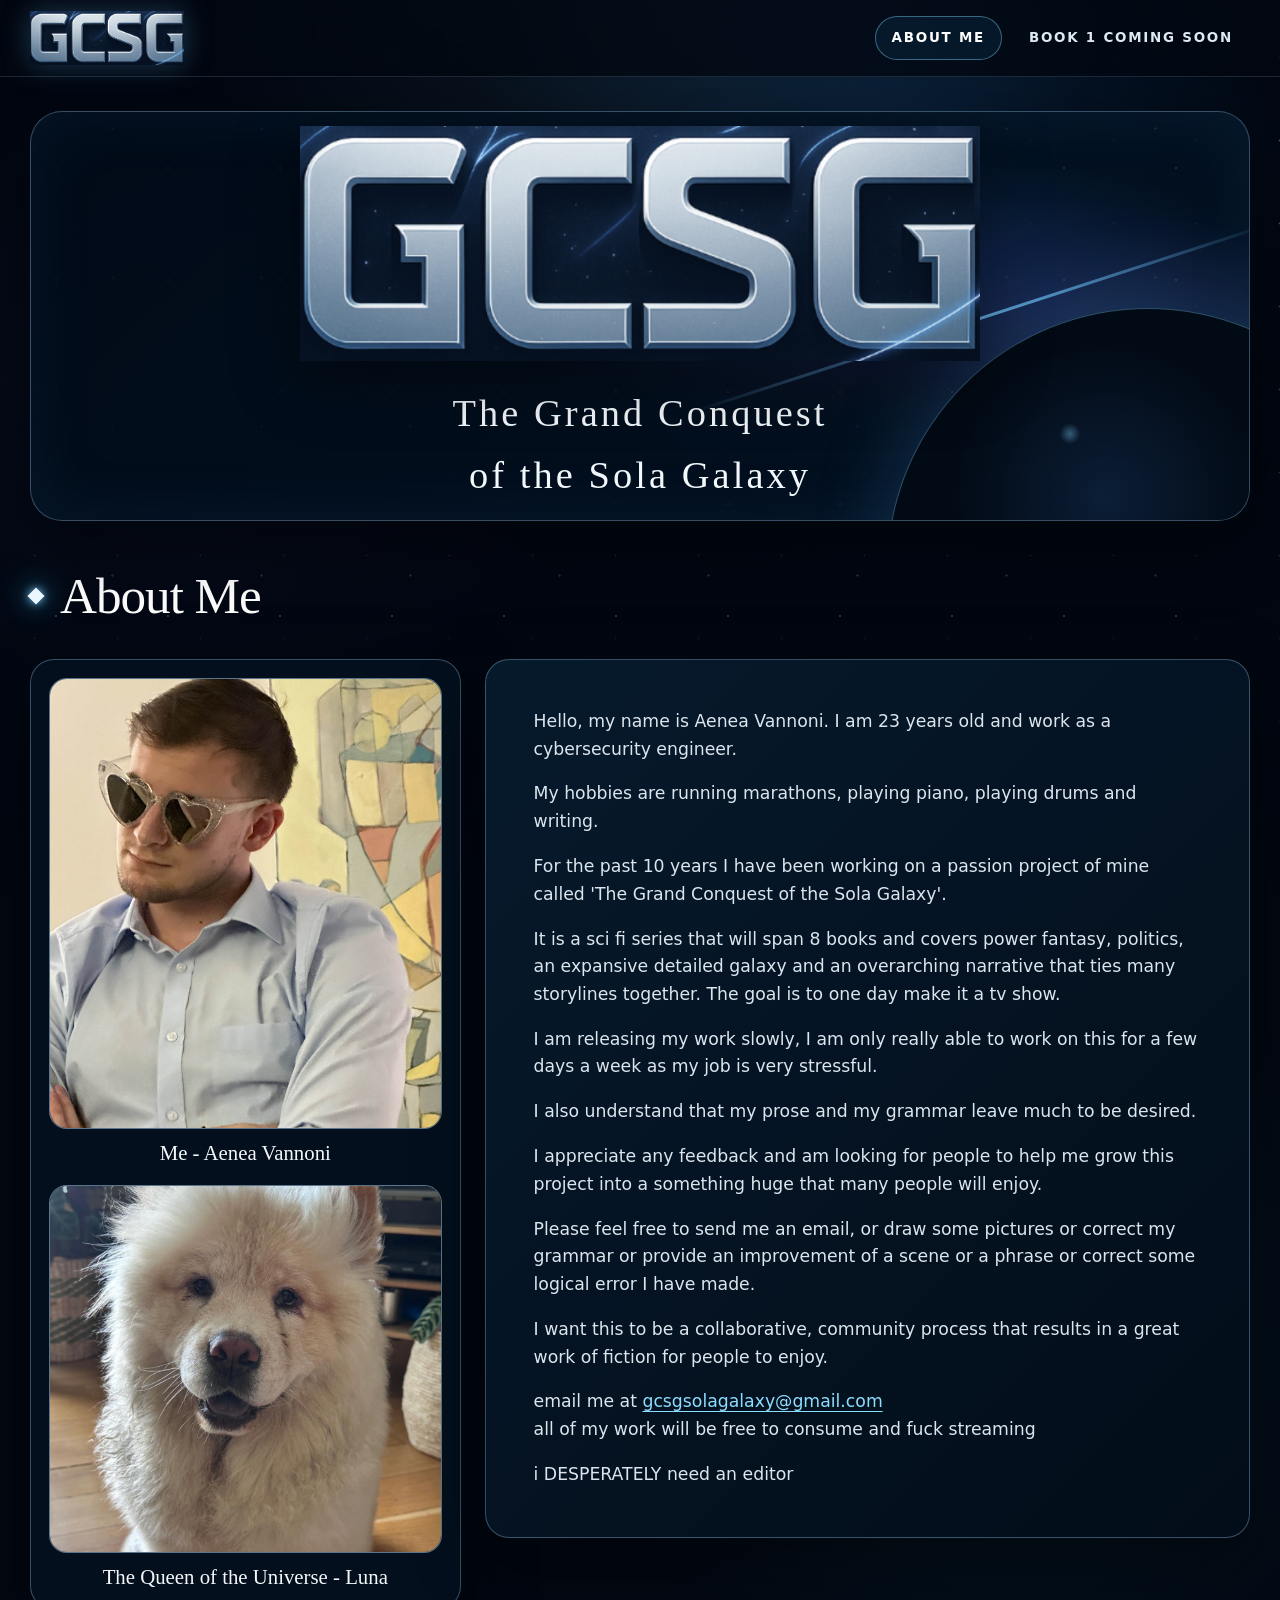
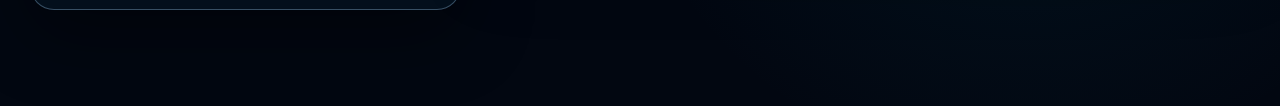
<file: index.html>
<!doctype html>
<html lang="en">
<head>
  <meta charset="utf-8">
  <meta name="viewport" content="width=device-width, initial-scale=1">
  <meta name="theme-color" content="#020711">
  <title>GCSG | About Me</title>
  <link rel="icon" type="image/x-icon" href="solagalaxy_favicon.ico">
  <link rel="stylesheet" href="styles.css">
  <script src="script.js" defer></script>
</head>
<body>
  <a class="skip-link" href="#main-content">Skip to content</a>

  <header class="site-header">
    <div class="nav-shell">
      <a class="brand-link" href="index.html" aria-label="GCSG About Me">
        <img src="assets/gcsg-logo.png" alt="GCSG">
      </a>

      <button class="menu-toggle" type="button" aria-label="Open navigation" aria-controls="site-navigation" aria-expanded="false">
        <span></span>
        <span></span>
        <span></span>
      </button>
      <nav class="site-nav" id="site-navigation" aria-label="Primary navigation" data-open="false">
        <a href="index.html" aria-current="page">About Me</a>
        <a href="book1.html">Book 1 coming soon</a>
      </nav>
    </div>
  </header>

  <main id="main-content">
    <section class="hero" aria-labelledby="site-title">
      <div class="hero-brand">
        <img src="assets/gcsg-logo.png" alt="GCSG">
        <h1 class="hero-title" id="site-title">The Grand Conquest of the Sola Galaxy</h1>
      </div>
    </section>

    <section class="section" aria-labelledby="about-heading">
      <h2 class="section-heading" id="about-heading">About Me</h2>

      <div class="about-layout">
        <div class="photo-stack">
          <figure class="profile-figure">
            <img src="assets/aenea-profile.jpg" alt="Aenea Vannoni wearing sunglasses and a light blue shirt">
            <figcaption>Me - Aenea Vannoni</figcaption>
          </figure>

          <figure class="profile-figure luna">
            <img src="assets/luna-profile.png" alt="Luna, a fluffy white dog">
            <figcaption>The Queen of the Universe - Luna</figcaption>
          </figure>
        </div>

        <article class="about-copy">
          <p>Hello, my name is Aenea Vannoni. I am 23 years old and work as a cybersecurity engineer.</p>

          <p>My hobbies are running marathons, playing piano, playing drums and writing.</p>

          <p>For the past 10 years I have been working on a passion project of mine called 'The Grand Conquest of the Sola Galaxy'.</p>

          <p>It is a sci fi series that will span 8 books and covers power fantasy, politics, an expansive detailed galaxy and an overarching narrative that ties many storylines together. The goal is to one day make it a tv show.</p>

          <p>I am releasing my work slowly, I am only really able to work on this for a few days a week as my job is very stressful.</p>

          <p>I also understand that my prose and my grammar leave much to be desired.</p>

          <p>I appreciate any feedback and am looking for people to help me grow this project into a something huge that many people will enjoy.</p>

          <p>Please feel free to send me an email, or draw some pictures or correct my grammar or provide an improvement of a scene or a phrase or correct some logical error I have made.</p>

          <p>I want this to be a collaborative, community process that results in a great work of fiction for people to enjoy.</p>

          <p>email me at <a href="mailto:gcsgsolagalaxy@gmail.com">gcsgsolagalaxy@gmail.com</a><br>
          all of my work will be free to consume and fuck streaming</p>

          <p class="editor-callout">i DESPERATELY need an editor</p>
        </article>
      </div>
    </section>

    <div class="footer-space" aria-hidden="true"></div>
  </main>
</body>
</html>
</file>
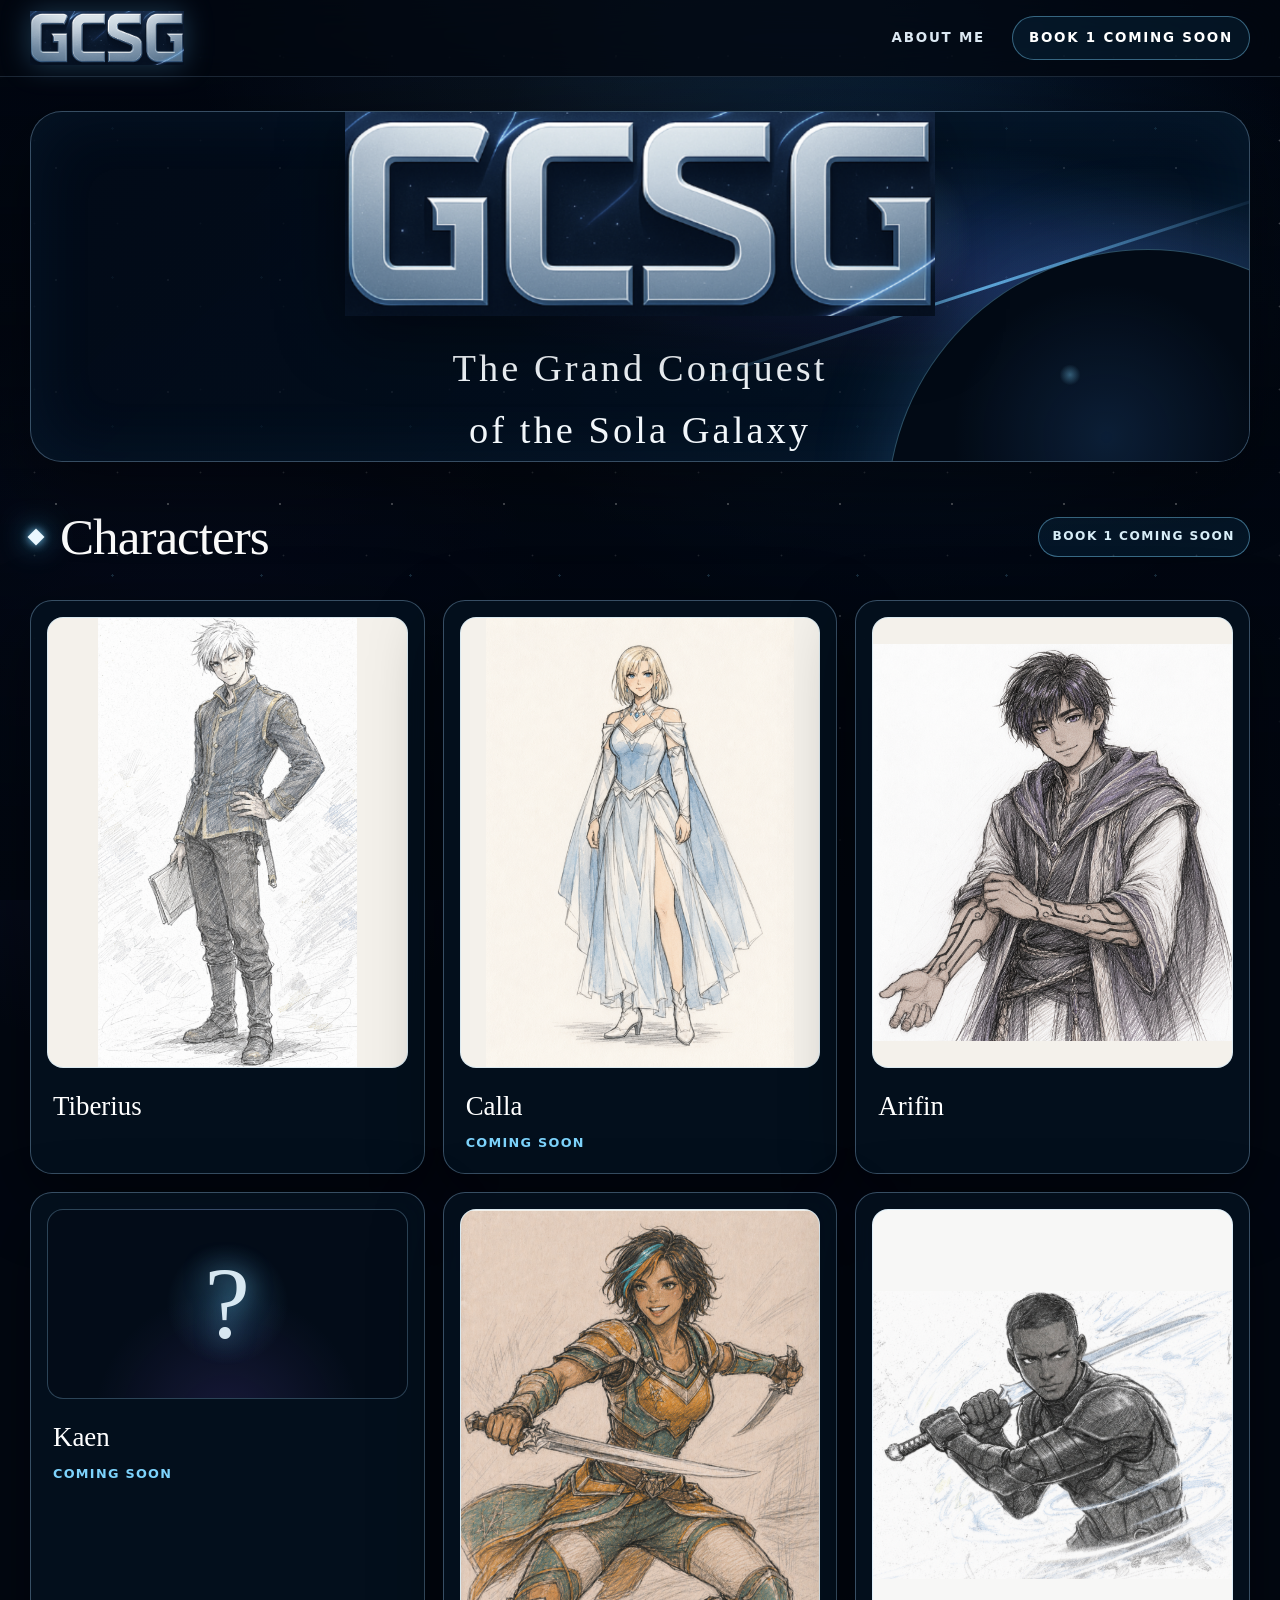
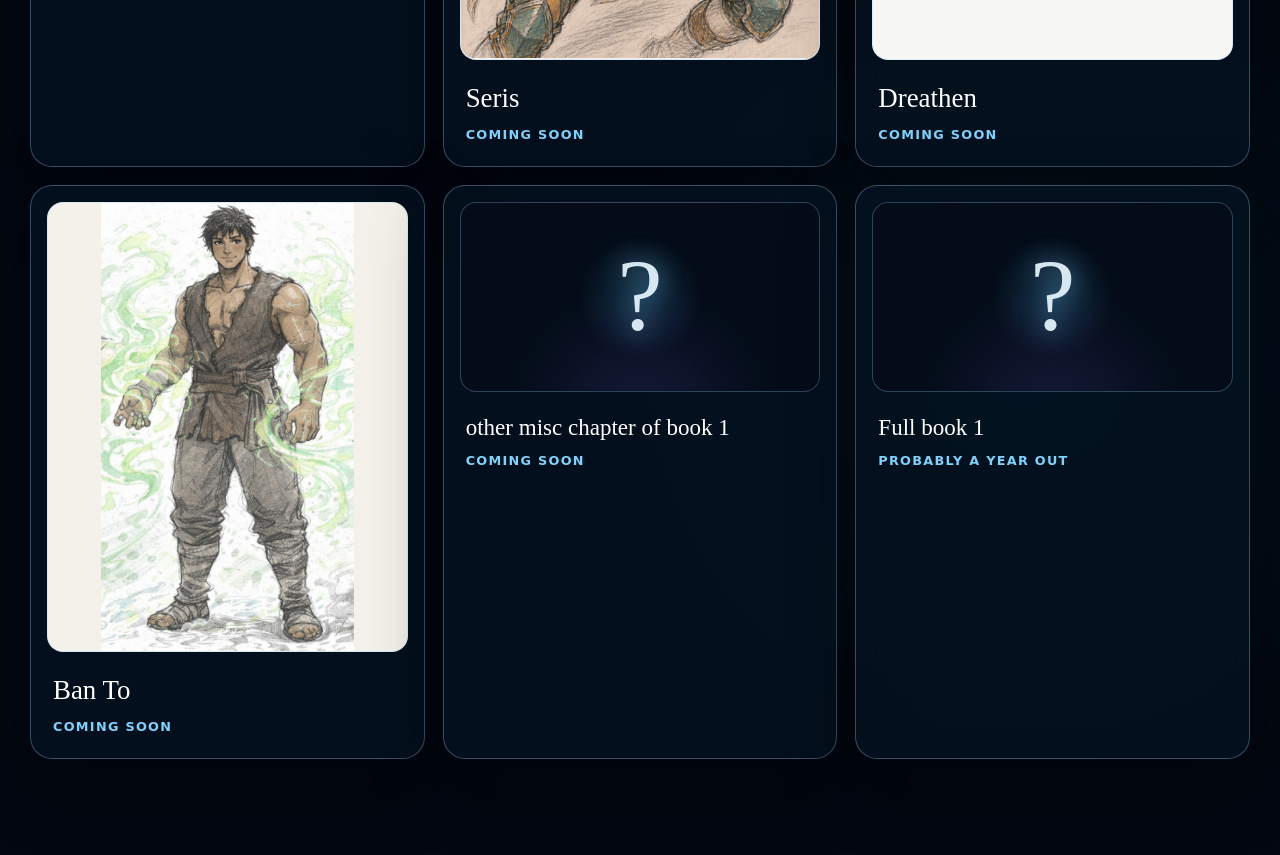
<file: book1.html>
<!DOCTYPE html>

<html lang="en">
<head>
<meta charset="utf-8"/>
<meta content="width=device-width, initial-scale=1" name="viewport"/>
<meta content="#020711" name="theme-color"/>
<title>GCSG | Book 1</title>
<link href="solagalaxy_favicon.ico" rel="icon" type="image/x-icon"/>
<link href="styles.css" rel="stylesheet"/>
<script defer="" src="script.js"></script>
</head>
<body class="characters-page book-page">
<a class="skip-link" href="#main-content">Skip to content</a>
<header class="site-header">
<div class="nav-shell">
<a aria-label="GCSG About Me" class="brand-link" href="index.html">
<img alt="GCSG" src="assets/gcsg-logo.png"/>
</a>
<button aria-controls="site-navigation" aria-expanded="false" aria-label="Open navigation" class="menu-toggle" type="button">
<span></span>
<span></span>
<span></span>
</button>
<nav aria-label="Primary navigation" class="site-nav" data-open="false" id="site-navigation">
<a href="index.html">About Me</a>
<a aria-current="page" href="book1.html">Book 1 coming soon</a>
</nav>
</div>
</header>
<main id="main-content">
<section aria-labelledby="site-title" class="hero">
<div class="hero-brand">
<img alt="GCSG" src="assets/gcsg-logo.png"/>
<h1 class="hero-title" id="site-title">The Grand Conquest of the Sola Galaxy</h1>
</div>
</section>
<section aria-labelledby="characters-heading" class="section" id="characters">
<div class="book-section-heading">
<h2 class="section-heading" id="characters-heading">Characters</h2>
<span class="coming-soon-label">Book 1 coming soon</span>
</div>
<div class="character-grid">
<a aria-label="Tiberius" class="character-card link-card" href="tiberius.html">
<img alt="Tiberius character artwork" class="character-image" src="assets/tiberius.png"/>
<div class="character-meta">
<h2>Tiberius</h2>
</div>
</a>
<article class="character-card">
<img alt="Calla character artwork" class="character-image" src="assets/calla.png"/>
<div class="character-meta">
<h2>Calla</h2>
<p>coming soon</p>
</div>
</article>
<a aria-label="Arifin" class="character-card link-card" href="arifin.html"><img alt="Arifin character artwork" class="character-image" src="assets/arifin.png"/><div class="character-meta"><h2>Arifin</h2></div></a>
<article class="character-card">
<div aria-hidden="true" class="character-placeholder">?</div>
<div class="character-meta">
<h2>Kaen</h2>
<p>coming soon</p>
</div>
</article>
<article class="character-card">
<img alt="Seris character artwork" class="character-image" src="assets/seris.png"/>
<div class="character-meta">
<h2>Seris</h2>
<p>coming soon</p>
</div>
</article>
<article class="character-card">
<img alt="Dreathen character artwork" class="character-image character-image-landscape" src="assets/dreathen.png"/>
<div class="character-meta">
<h2>Dreathen</h2>
<p>coming soon</p>
</div>
</article>
<article class="character-card">
<img alt="Ban To character artwork" class="character-image" src="assets/banto.png"/>
<div class="character-meta">
<h2>Ban To</h2>
<p>coming soon</p>
</div>
</article>
<article class="character-card long-card">
<div aria-hidden="true" class="character-placeholder">?</div>
<div class="character-meta">
<h2>other misc chapter of book 1</h2>
<p>coming soon</p>
</div>
</article>
<article class="character-card long-card">
<div aria-hidden="true" class="character-placeholder">?</div>
<div class="character-meta">
<h2>Full book 1</h2>
<p>probably a year out</p>
</div>
</article>
</div>
</section>
<div aria-hidden="true" class="footer-space"></div>
</main>
</body>
</html>
</file>
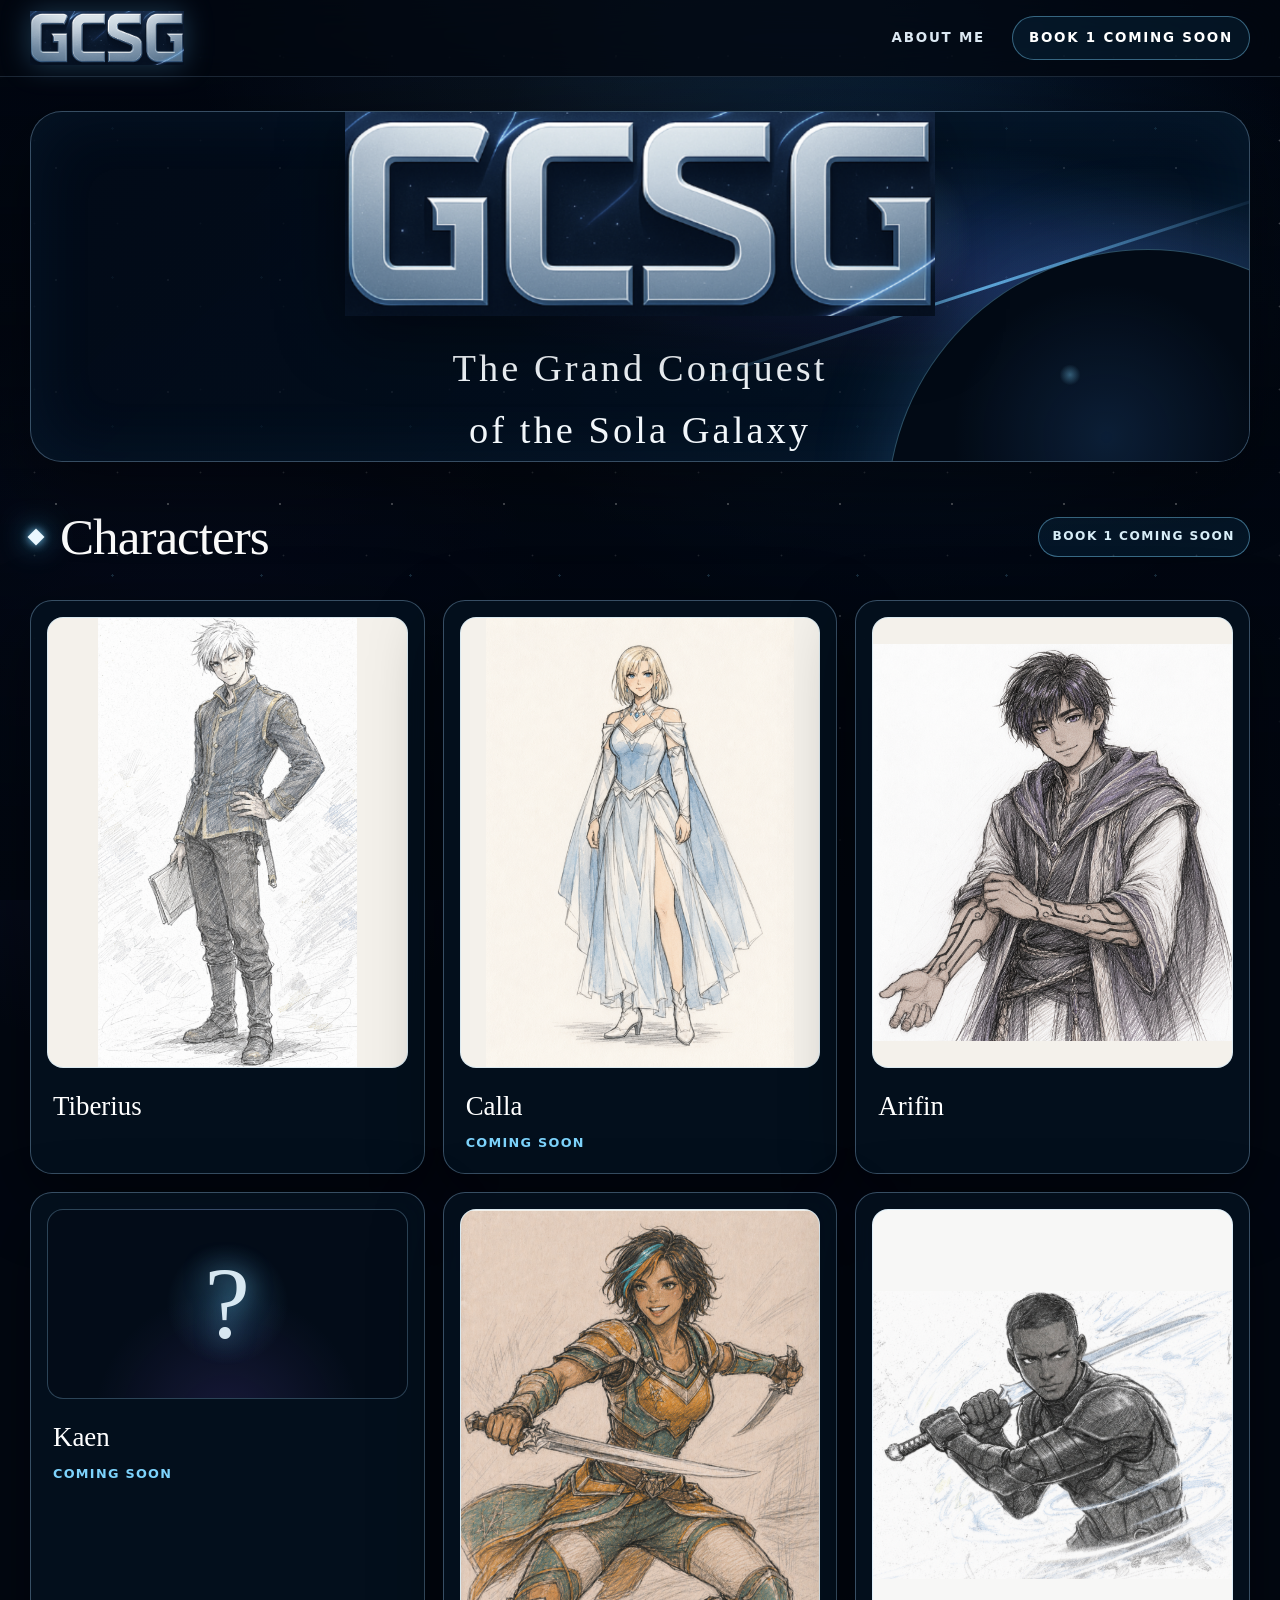
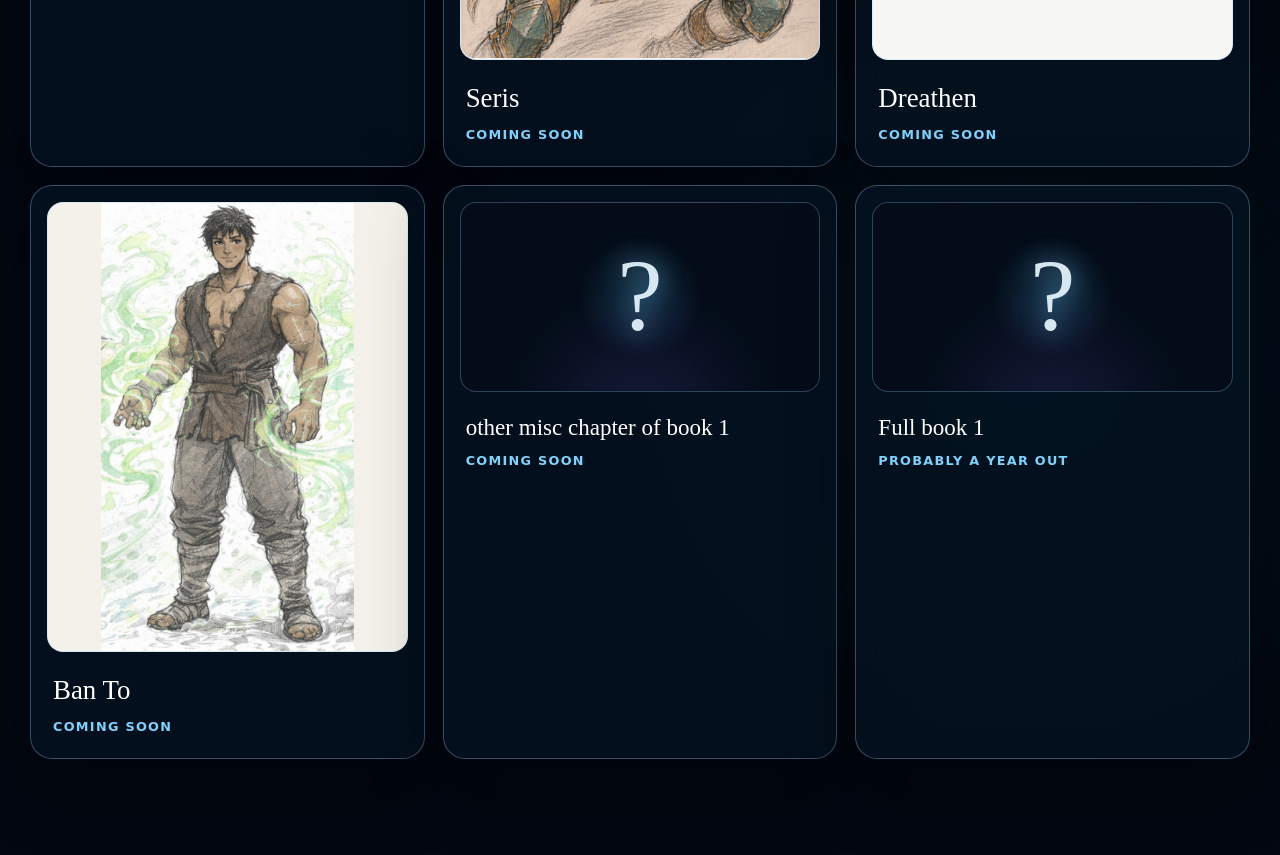
<file: characters.html>
<!doctype html>
<html lang="en">
<head>
  <meta charset="utf-8">
  <meta name="viewport" content="width=device-width, initial-scale=1">
  <meta http-equiv="refresh" content="0; url=book1.html#characters">
  <title>GCSG | Characters</title>
  <link rel="canonical" href="book1.html#characters">
  <script>window.location.replace('book1.html#characters');</script>
</head>
<body></body>
</html>
</file>
<file: styles.css>
:root {
  color-scheme: dark;
  --bg: #020711;
  --bg-soft: #071321;
  --panel: rgba(5, 18, 33, 0.78);
  --panel-strong: rgba(4, 14, 27, 0.94);
  --line: rgba(157, 202, 238, 0.34);
  --line-strong: rgba(122, 202, 255, 0.78);
  --text: #f4f8fc;
  --muted: #b9c7d5;
  --accent: #7dd3fc;
  --accent-strong: #38bdf8;
  --radius: 24px;
  --shadow: 0 24px 70px rgba(0, 0, 0, 0.42);
  --content: 1220px;
}

* {
  box-sizing: border-box;
}

html {
  scroll-behavior: smooth;
}

body {
  min-width: 320px;
  margin: 0;
  color: var(--text);
  background:
    radial-gradient(circle at 70% 10%, rgba(27, 113, 193, 0.24), transparent 26rem),
    radial-gradient(circle at 14% 28%, rgba(63, 74, 177, 0.16), transparent 24rem),
    radial-gradient(circle at 80% 80%, rgba(14, 116, 144, 0.13), transparent 26rem),
    var(--bg);
  font-family: Inter, ui-sans-serif, system-ui, -apple-system, BlinkMacSystemFont, "Segoe UI", sans-serif;
  line-height: 1.6;
}

body::before,
body::after {
  position: fixed;
  inset: 0;
  z-index: -2;
  pointer-events: none;
  content: "";
}

body::before {
  opacity: 0.9;
  background-image:
    radial-gradient(circle, rgba(255,255,255,.85) 0 1px, transparent 1.3px),
    radial-gradient(circle, rgba(125,211,252,.72) 0 1px, transparent 1.4px),
    radial-gradient(circle, rgba(255,255,255,.45) 0 .8px, transparent 1.1px);
  background-position: 0 0, 38px 54px, 76px 16px;
  background-size: 112px 112px, 149px 149px, 83px 83px;
}

body::after {
  z-index: -1;
  background:
    linear-gradient(180deg, rgba(2, 7, 17, 0.04), rgba(2, 7, 17, 0.84) 74%, #020711),
    radial-gradient(ellipse at 50% -20%, rgba(125, 211, 252, 0.11), transparent 52%);
}

img {
  max-width: 100%;
  display: block;
}

a {
  color: inherit;
}

.skip-link {
  position: fixed;
  top: 12px;
  left: 12px;
  z-index: 100;
  padding: 10px 14px;
  color: #00111d;
  background: #dff6ff;
  border-radius: 10px;
  transform: translateY(-160%);
  transition: transform 160ms ease;
}

.skip-link:focus {
  transform: translateY(0);
}

.site-header {
  position: sticky;
  top: 0;
  z-index: 50;
  border-bottom: 1px solid rgba(161, 207, 239, 0.16);
  background: rgba(2, 7, 17, 0.76);
  backdrop-filter: blur(18px);
}

.nav-shell {
  width: min(calc(100% - 32px), var(--content));
  min-height: 76px;
  margin-inline: auto;
  display: flex;
  align-items: center;
  justify-content: space-between;
  gap: 24px;
}

.brand-link {
  flex: 0 0 auto;
  display: inline-flex;
  align-items: center;
  text-decoration: none;
}

.brand-link img {
  width: 154px;
  height: auto;
  filter: drop-shadow(0 0 14px rgba(104, 195, 255, 0.26));
}

.site-nav {
  display: flex;
  align-items: center;
  gap: 10px;
}

.site-nav a {
  position: relative;
  display: inline-flex;
  align-items: center;
  min-height: 44px;
  padding: 10px 16px;
  color: #dce8f2;
  border: 1px solid transparent;
  border-radius: 999px;
  text-decoration: none;
  font-size: 0.84rem;
  font-weight: 700;
  letter-spacing: 0.13em;
  text-transform: uppercase;
  transition: border-color 160ms ease, background 160ms ease, color 160ms ease;
}

.site-nav a:hover,
.site-nav a:focus-visible,
.site-nav a[aria-current="page"] {
  color: #fff;
  border-color: rgba(125, 211, 252, 0.42);
  background: rgba(34, 123, 181, 0.12);
}

.menu-toggle {
  display: none;
  width: 46px;
  height: 46px;
  padding: 10px;
  color: #eef8ff;
  background: rgba(7, 24, 42, 0.75);
  border: 1px solid var(--line);
  border-radius: 14px;
}

.menu-toggle span {
  display: block;
  width: 100%;
  height: 2px;
  margin: 5px 0;
  background: currentColor;
  border-radius: 10px;
}

main {
  width: min(calc(100% - 32px), var(--content));
  margin-inline: auto;
  padding: 34px 0 72px;
}

.hero {
  position: relative;
  min-height: 410px;
  display: grid;
  place-items: center;
  overflow: hidden;
  border: 1px solid var(--line);
  border-radius: 32px;
  background:
    radial-gradient(circle at 70% 36%, rgba(143, 216, 255, 0.24), transparent 10%),
    radial-gradient(ellipse at 68% 38%, rgba(35, 120, 224, 0.21), transparent 34%),
    radial-gradient(ellipse at 74% 48%, rgba(174, 87, 255, 0.1), transparent 38%),
    linear-gradient(135deg, rgba(2, 11, 24, 0.93), rgba(4, 20, 38, 0.74));
  box-shadow: var(--shadow), inset 0 0 70px rgba(68, 160, 231, 0.08);
  isolation: isolate;
}

.hero::before {
  position: absolute;
  width: 520px;
  height: 520px;
  right: -160px;
  bottom: -310px;
  border: 1px solid rgba(125, 211, 252, 0.34);
  border-radius: 50%;
  background:
    radial-gradient(circle at 35% 24%, rgba(125, 211, 252, 0.38), transparent 2%),
    radial-gradient(circle at 42% 36%, rgba(36, 87, 148, 0.26), transparent 34%),
    #020a15;
  box-shadow: 0 -18px 80px rgba(85, 175, 255, 0.2);
  content: "";
}

.hero::after {
  position: absolute;
  width: 620px;
  height: 3px;
  right: -44px;
  top: 50%;
  background: linear-gradient(90deg, transparent, rgba(112, 201, 255, 0.8), transparent);
  transform: rotate(-18deg);
  filter: blur(0.4px);
  content: "";
}

.hero-brand {
  position: relative;
  z-index: 2;
  width: min(700px, 78%);
  text-align: center;
}

.hero-brand img {
  width: min(680px, 100%);
  margin-inline: auto;
  filter: drop-shadow(0 16px 34px rgba(0, 0, 0, 0.45));
}

.hero-title {
  margin: 22px 0 0;
  color: #f2f7fb;
  font-family: Georgia, "Times New Roman", serif;
  font-size: clamp(1.3rem, 3vw, 2.7rem);
  font-weight: 400;
  letter-spacing: 0.08em;
  text-wrap: balance;
}

.section {
  margin-top: 34px;
}

.section-heading {
  display: flex;
  align-items: center;
  gap: 18px;
  margin: 0 0 22px;
  color: #fff;
  font-family: Georgia, "Times New Roman", serif;
  font-size: clamp(2rem, 4vw, 3.7rem);
  font-weight: 400;
  letter-spacing: -0.02em;
}

.section-heading::before {
  width: 12px;
  height: 12px;
  flex: 0 0 auto;
  background: #eaf7ff;
  box-shadow: 0 0 10px #7dd3fc, 0 0 28px #38bdf8;
  content: "";
  transform: rotate(45deg);
}

.about-layout {
  display: grid;
  grid-template-columns: minmax(260px, 0.72fr) minmax(0, 1.28fr);
  gap: 24px;
  align-items: start;
}

.photo-stack,
.about-copy,
.character-card {
  border: 1px solid var(--line);
  background: var(--panel);
  box-shadow: var(--shadow);
  backdrop-filter: blur(16px);
}

.photo-stack {
  padding: 18px;
  display: grid;
  gap: 18px;
  border-radius: var(--radius);
}

.profile-figure {
  margin: 0;
}

.profile-figure img {
  width: 100%;
  aspect-ratio: 4 / 4.6;
  object-fit: cover;
  object-position: center 24%;
  border: 1px solid rgba(174, 217, 247, 0.5);
  border-radius: 18px;
  background: #07111d;
}

.profile-figure.luna img {
  aspect-ratio: 4 / 3.75;
  object-position: center 28%;
}

.profile-figure figcaption {
  margin-top: 10px;
  color: #f4f7fa;
  font-family: Georgia, "Times New Roman", serif;
  font-size: clamp(1.05rem, 2vw, 1.3rem);
  line-height: 1.35;
  text-align: center;
}

.about-copy {
  padding: clamp(24px, 4vw, 48px);
  border-radius: var(--radius);
  background:
    linear-gradient(135deg, rgba(7, 27, 46, 0.88), rgba(3, 13, 25, 0.92)),
    var(--panel);
}

.about-copy p {
  margin: 0 0 1em;
  color: #dce5ed;
  font-size: clamp(1rem, 1.35vw, 1.1rem);
}

.about-copy p:last-child {
  margin-bottom: 0;
}

.about-copy a {
  color: #8dddff;
  overflow-wrap: anywhere;
  text-decoration-thickness: 1px;
  text-underline-offset: 4px;
}

.characters-page .hero {
  min-height: 280px;
}

.characters-page .hero-brand {
  width: min(590px, 80%);
}

.character-grid {
  display: grid;
  grid-template-columns: repeat(3, minmax(0, 1fr));
  gap: 18px;
}

.character-card {
  min-height: 290px;
  padding: 16px;
  display: flex;
  flex-direction: column;
  border-radius: 22px;
  overflow: hidden;
  text-decoration: none;
  transition: transform 170ms ease, border-color 170ms ease, background 170ms ease;
}

.character-card.link-card:hover,
.character-card.link-card:focus-visible {
  transform: translateY(-4px);
  border-color: var(--line-strong);
  background: rgba(7, 30, 51, 0.9);
  outline: none;
}

.character-placeholder {
  min-height: 190px;
  display: grid;
  place-items: center;
  overflow: hidden;
  color: rgba(231, 246, 255, 0.92);
  border: 1px solid rgba(150, 210, 250, 0.28);
  border-radius: 16px;
  background:
    radial-gradient(circle at 50% 50%, rgba(83, 174, 230, 0.23), transparent 30%),
    radial-gradient(circle at 50% 115%, rgba(104, 79, 190, 0.2), transparent 48%),
    #030c18;
  font-family: Georgia, "Times New Roman", serif;
  font-size: clamp(4.6rem, 8vw, 7rem);
  line-height: 1;
  text-shadow: 0 0 24px rgba(125, 211, 252, 0.55);
}

.character-card.no-image {
  min-height: 290px;
  justify-content: center;
  text-align: center;
  background:
    radial-gradient(circle at 50% 26%, rgba(52, 134, 194, 0.14), transparent 35%),
    var(--panel);
}

.character-meta {
  padding: 17px 6px 4px;
}

.character-meta h2 {
  margin: 0;
  color: #fff;
  font-family: Georgia, "Times New Roman", serif;
  font-size: clamp(1.35rem, 2.1vw, 1.8rem);
  font-weight: 400;
}

.character-meta p {
  margin: 5px 0 0;
  color: var(--accent);
  font-size: 0.8rem;
  font-weight: 700;
  letter-spacing: 0.1em;
  text-transform: uppercase;
}

.long-card .character-meta h2 {
  font-size: clamp(1.12rem, 1.8vw, 1.5rem);
}

.footer-space {
  height: 24px;
}

:focus-visible {
  outline: 3px solid rgba(125, 211, 252, 0.86);
  outline-offset: 4px;
}

@media (max-width: 900px) {
  .about-layout {
    grid-template-columns: 1fr;
  }

  .photo-stack {
    grid-template-columns: repeat(2, minmax(0, 1fr));
  }

  .character-grid {
    grid-template-columns: repeat(2, minmax(0, 1fr));
  }
}

@media (max-width: 680px) {
  .nav-shell {
    min-height: 68px;
  }

  .brand-link img {
    width: 124px;
  }

  .menu-toggle {
    display: block;
  }

  .site-nav {
    position: absolute;
    top: calc(100% + 8px);
    left: 16px;
    right: 16px;
    display: none;
    padding: 10px;
    flex-direction: column;
    align-items: stretch;
    border: 1px solid var(--line);
    border-radius: 18px;
    background: rgba(3, 12, 24, 0.97);
    box-shadow: var(--shadow);
  }

  .site-nav[data-open="true"] {
    display: flex;
  }

  .site-nav a {
    justify-content: center;
  }

  main {
    width: min(calc(100% - 20px), var(--content));
    padding-top: 18px;
  }

  .hero {
    min-height: 300px;
    border-radius: 24px;
  }

  .hero::before {
    width: 370px;
    height: 370px;
    right: -190px;
    bottom: -215px;
  }

  .hero-title {
    margin-top: 14px;
  }

  .section {
    margin-top: 28px;
  }

  .section-heading {
    gap: 13px;
  }

  .photo-stack {
    grid-template-columns: 1fr;
  }

  .profile-figure img,
  .profile-figure.luna img {
    aspect-ratio: 4 / 4.2;
  }

  .about-copy {
    padding: 22px 18px;
  }

  .character-grid {
    grid-template-columns: 1fr;
  }

  .character-card,
  .character-card.no-image {
    min-height: 0;
  }

  .character-placeholder {
    min-height: 172px;
  }
}

@media (prefers-reduced-motion: reduce) {
  *,
  *::before,
  *::after {
    scroll-behavior: auto !important;
    transition-duration: 0.01ms !important;
  }
}


/* Book 1 character gallery */
.book-section-heading {
  display: flex;
  align-items: center;
  justify-content: space-between;
  gap: 20px;
  margin-bottom: 22px;
}

.book-section-heading .section-heading {
  margin-bottom: 0;
}

.coming-soon-label {
  flex: 0 0 auto;
  padding: 9px 14px;
  color: #dff5ff;
  border: 1px solid rgba(125, 211, 252, 0.45);
  border-radius: 999px;
  background: rgba(31, 125, 181, 0.13);
  font-size: 0.76rem;
  font-weight: 800;
  letter-spacing: 0.12em;
  text-transform: uppercase;
}

.character-image {
  width: 100%;
  min-height: 190px;
  aspect-ratio: 4 / 5;
  object-fit: contain;
  object-position: center;
  border: 1px solid rgba(150, 210, 250, 0.28);
  border-radius: 16px;
  background: #f4f1eb;
}

.character-image-landscape {
  background: #f7f7f6;
}

@media (max-width: 680px) {
  .book-section-heading {
    align-items: flex-start;
    flex-direction: column;
    gap: 10px;
  }

  .character-image {
    min-height: 220px;
    aspect-ratio: 4 / 4.7;
  }

}

/* Tiberius reader */
.reader-page main {
  width: min(calc(100% - 32px), 1040px);
}

.reader-hero {
  position: relative;
  padding: clamp(42px, 8vw, 92px) clamp(22px, 7vw, 74px);
  overflow: hidden;
  border: 1px solid var(--line);
  border-radius: 32px;
  background:
    radial-gradient(circle at 78% 25%, rgba(94, 193, 255, 0.24), transparent 8%),
    radial-gradient(ellipse at 74% 30%, rgba(26, 93, 185, 0.28), transparent 34%),
    radial-gradient(ellipse at 15% 88%, rgba(96, 69, 191, 0.16), transparent 40%),
    linear-gradient(135deg, rgba(4, 17, 33, 0.96), rgba(2, 8, 18, 0.88));
  box-shadow: var(--shadow), inset 0 0 80px rgba(83, 177, 245, 0.08);
}

.reader-hero::after {
  position: absolute;
  right: -110px;
  bottom: -235px;
  width: 470px;
  height: 470px;
  border: 1px solid rgba(125, 211, 252, 0.34);
  border-radius: 50%;
  background: radial-gradient(circle at 35% 25%, rgba(135, 220, 255, 0.32), transparent 4%), #030b17;
  box-shadow: 0 -20px 80px rgba(80, 169, 255, 0.2);
  content: "";
}

.reader-kicker,
.reader-hero h1,
.chapter-nav {
  position: relative;
  z-index: 1;
}

.reader-kicker {
  margin: 0 0 8px;
  color: var(--accent);
  font-size: 0.82rem;
  font-weight: 800;
  letter-spacing: 0.18em;
  text-transform: uppercase;
}

.reader-hero h1 {
  max-width: 760px;
  margin: 0;
  font-family: Georgia, "Times New Roman", serif;
  font-size: clamp(2.7rem, 8vw, 6.3rem);
  font-weight: 400;
  line-height: 0.98;
  letter-spacing: -0.045em;
  text-wrap: balance;
}

.chapter-nav {
  margin-top: 34px;
  display: flex;
  flex-wrap: wrap;
  gap: 9px;
}

.chapter-nav a {
  padding: 8px 12px;
  color: #dceaf4;
  border: 1px solid rgba(139, 204, 245, 0.25);
  border-radius: 999px;
  background: rgba(4, 20, 35, 0.58);
  text-decoration: none;
  font-size: 0.83rem;
  transition: border-color 160ms ease, background 160ms ease;
}

.chapter-nav a:hover,
.chapter-nav a:focus-visible {
  border-color: var(--line-strong);
  background: rgba(30, 113, 165, 0.18);
}

.reader-shell {
  margin-top: 28px;
  padding: clamp(24px, 6vw, 72px);
  border: 1px solid var(--line);
  border-radius: 28px;
  background:
    linear-gradient(180deg, rgba(5, 20, 36, 0.92), rgba(3, 11, 22, 0.96)),
    var(--panel-strong);
  box-shadow: var(--shadow);
}

.chapter-section {
  scroll-margin-top: 102px;
}

.chapter-section + .chapter-section {
  margin-top: clamp(70px, 10vw, 118px);
  padding-top: clamp(54px, 8vw, 84px);
  border-top: 1px solid rgba(147, 203, 240, 0.22);
}

.chapter-section h2 {
  margin: 0 0 28px;
  color: #fff;
  font-family: Georgia, "Times New Roman", serif;
  font-size: clamp(2.2rem, 6vw, 4.8rem);
  font-weight: 400;
  line-height: 1.04;
  letter-spacing: -0.035em;
}

.chapter-section h3 {
  margin: 42px 0 20px;
  color: #eef8ff;
  font-family: Georgia, "Times New Roman", serif;
  font-size: clamp(1.8rem, 4vw, 3rem);
  font-weight: 400;
  line-height: 1.16;
}

.chapter-section h4 {
  margin: 30px 0 16px;
  color: #d8f2ff;
  font-size: clamp(1.2rem, 2.6vw, 1.7rem);
  letter-spacing: 0.04em;
}

.chapter-section p {
  max-width: 74ch;
  margin: 0 auto 1.22em;
  color: #dce5ed;
  font-family: Georgia, "Times New Roman", serif;
  font-size: clamp(1.05rem, 1.6vw, 1.2rem);
  line-height: 1.82;
}

.chapter-section .source-line {
  margin: 0 0 34px;
  padding: 14px 17px;
  color: #9edfff;
  border-left: 2px solid var(--accent-strong);
  background: rgba(15, 71, 108, 0.13);
  font-family: Inter, ui-sans-serif, system-ui, sans-serif;
  font-size: 0.93rem;
  line-height: 1.55;
}

.first-chapter > .source-line:first-child {
  margin-top: 0;
}

@media (max-width: 680px) {
  .reader-page main {
    width: min(calc(100% - 20px), 1040px);
  }

  .reader-hero {
    padding: 40px 20px 34px;
    border-radius: 24px;
  }

  .reader-hero::after {
    right: -215px;
  }

  .chapter-nav {
    flex-wrap: nowrap;
    padding-bottom: 8px;
    overflow-x: auto;
    scrollbar-width: thin;
  }

  .chapter-nav a {
    flex: 0 0 auto;
  }

  .reader-shell {
    padding: 24px 18px;
    border-radius: 22px;
  }

  .chapter-section p {
    font-size: 1.02rem;
    line-height: 1.74;
  }
}

/* Encyclopedia-to-chapter transition */
.entry-divider {
  width: min(100%, 74ch);
  height: 1px;
  margin: clamp(48px, 7vw, 78px) auto clamp(34px, 5vw, 54px);
  border: 0;
  background: linear-gradient(90deg, transparent, rgba(126, 211, 255, 0.82), transparent);
  box-shadow: 0 0 18px rgba(80, 179, 255, 0.26);
}

.chapter-section p.chapter-opening {
  text-indent: 2rem;
}

/* Chapter reactions and comments */
.chapter-feedback {
  max-width: 74ch;
  margin: clamp(58px, 8vw, 96px) auto 0;
  padding-top: clamp(30px, 5vw, 48px);
  border-top: 1px solid rgba(147, 203, 240, 0.22);
}

.feedback-actions {
  display: flex;
  flex-wrap: wrap;
  gap: 12px;
  margin-bottom: 34px;
}

.reaction-button,
.comment-submit {
  appearance: none;
  border: 1px solid rgba(139, 204, 245, 0.34);
  border-radius: 999px;
  background: rgba(7, 28, 48, 0.82);
  color: #edf8ff;
  font: inherit;
  font-weight: 750;
  cursor: pointer;
  transition: border-color 160ms ease, background 160ms ease, transform 160ms ease;
}

.reaction-button {
  display: inline-flex;
  align-items: center;
  gap: 10px;
  min-height: 44px;
  padding: 9px 15px;
}

.reaction-button:hover,
.reaction-button:focus-visible,
.comment-submit:hover,
.comment-submit:focus-visible {
  border-color: var(--line-strong);
  background: rgba(26, 92, 137, 0.42);
  transform: translateY(-1px);
}

.reaction-button[aria-pressed="true"] {
  border-color: #8cddff;
  background: rgba(37, 122, 177, 0.42);
  box-shadow: 0 0 22px rgba(71, 180, 244, 0.18);
}

.reaction-count {
  min-width: 1.8rem;
  padding: 2px 7px;
  border-radius: 999px;
  background: rgba(255, 255, 255, 0.09);
  color: #bfe9ff;
  text-align: center;
  font-size: 0.85rem;
}

.comments-panel {
  padding: clamp(22px, 4vw, 34px);
  border: 1px solid rgba(139, 204, 245, 0.2);
  border-radius: 22px;
  background: rgba(3, 17, 30, 0.72);
}

.chapter-section .comments-panel h3 {
  margin: 0 0 24px;
  font-family: Georgia, "Times New Roman", serif;
  font-size: clamp(1.65rem, 3vw, 2.3rem);
}

.comment-form {
  display: grid;
  gap: 10px;
}

.comment-form label {
  color: #bfe8fb;
  font-size: 0.86rem;
  font-weight: 800;
  letter-spacing: 0.08em;
  text-transform: uppercase;
}

.comment-form input,
.comment-form textarea {
  width: 100%;
  border: 1px solid rgba(139, 204, 245, 0.28);
  border-radius: 14px;
  background: rgba(1, 10, 20, 0.72);
  color: #f2f8fc;
  font: inherit;
}

.comment-form input {
  min-height: 44px;
  padding: 10px 12px;
}

.comment-form textarea {
  min-height: 130px;
  padding: 12px;
  resize: vertical;
  line-height: 1.55;
}

.comment-form input:focus,
.comment-form textarea:focus {
  outline: 2px solid rgba(93, 198, 255, 0.52);
  outline-offset: 2px;
  border-color: var(--line-strong);
}

.comment-submit {
  justify-self: start;
  min-height: 44px;
  margin-top: 4px;
  padding: 9px 17px;
}

.comment-list {
  display: grid;
  gap: 12px;
  margin-top: 26px;
}

.reader-comment {
  padding: 16px 18px;
  border-left: 2px solid rgba(92, 198, 255, 0.68);
  border-radius: 0 14px 14px 0;
  background: rgba(15, 50, 75, 0.24);
}

.reader-comment-header {
  display: flex;
  flex-wrap: wrap;
  justify-content: space-between;
  gap: 8px 16px;
  margin-bottom: 8px;
}

.reader-comment-name {
  color: #eff9ff;
  font-weight: 800;
}

.reader-comment-time {
  color: #88b9d3;
  font-size: 0.78rem;
}

.chapter-section .reader-comment-body {
  margin: 0;
  color: #d9e6ee;
  font-family: Inter, ui-sans-serif, system-ui, sans-serif;
  font-size: 0.96rem;
  line-height: 1.62;
  white-space: pre-wrap;
}

@media (max-width: 680px) {
  .chapter-section p.chapter-opening {
    text-indent: 1.35rem;
  }

  .feedback-actions {
    display: grid;
    grid-template-columns: 1fr 1fr;
  }

  .reaction-button {
    justify-content: center;
  }

  .comments-panel {
    padding: 20px 16px;
    border-radius: 18px;
  }

  .comment-submit {
    width: 100%;
  }
}

/* Shared feedback service states */
.feedback-status {
  min-height: 1.4em;
  margin: 0 0 14px;
  color: #9ac9df;
  font-size: 0.9rem;
}

.feedback-status:empty {
  display: none;
}

.feedback-status[data-state="error"] {
  color: #ffb5b5;
}

.feedback-status[data-state="loading"] {
  color: #bfe9ff;
}

.chapter-feedback[aria-busy="true"] {
  opacity: 0.82;
}

.reaction-button:disabled,
.comment-submit:disabled,
.comment-form input:disabled,
.comment-form textarea:disabled {
  cursor: wait;
  opacity: 0.62;
}

.comment-empty {
  margin: 0;
  color: #88aabd;
  font-style: italic;
}

/* Character reader chapter rail */
.reader-page main {
  width: min(calc(100% - 32px), 1380px);
}

.reader-hero {
  width: min(100%, 1040px);
}

.reader-layout {
  display: grid;
  grid-template-columns: minmax(0, 1040px) 230px;
  align-items: start;
  gap: 24px;
  margin-top: 28px;
}

.reader-layout .reader-shell {
  margin-top: 0;
}

.chapter-rail {
  position: sticky;
  top: 92px;
  z-index: 20;
}

.chapter-rail-toggle {
  display: none;
}

.chapter-rail-nav {
  padding: 20px 16px;
  border: 1px solid rgba(139, 204, 245, 0.25);
  border-radius: 22px;
  background:
    radial-gradient(circle at 80% 0%, rgba(93, 198, 255, 0.16), transparent 34%),
    rgba(3, 17, 30, 0.94);
  box-shadow: var(--shadow), inset 0 0 36px rgba(77, 174, 235, 0.06);
  backdrop-filter: blur(18px);
}

.chapter-rail-nav h2 {
  margin: 0 0 14px;
  color: #f4fbff;
  font-family: Georgia, "Times New Roman", serif;
  font-size: 1.45rem;
  font-weight: 400;
}

.chapter-rail-nav a {
  display: block;
  position: relative;
  padding: 10px 10px 10px 20px;
  color: #b8d4e4;
  border-radius: 12px;
  text-decoration: none;
  font-size: 0.9rem;
  line-height: 1.35;
  transition: color 160ms ease, background 160ms ease, transform 160ms ease;
}

.chapter-rail-nav a::before {
  position: absolute;
  top: 50%;
  left: 8px;
  width: 5px;
  height: 5px;
  border-radius: 50%;
  background: rgba(116, 204, 255, 0.42);
  transform: translateY(-50%);
  content: "";
}

.chapter-rail-nav a:hover,
.chapter-rail-nav a:focus-visible {
  color: #f2fbff;
  background: rgba(61, 156, 214, 0.14);
  transform: translateX(2px);
}

.chapter-rail-nav a[aria-current="true"] {
  color: #fff;
  background: linear-gradient(90deg, rgba(50, 154, 220, 0.25), rgba(50, 154, 220, 0.05));
  box-shadow: inset 2px 0 #71d1ff;
}

.chapter-rail-nav a[aria-current="true"]::before {
  background: #a6e7ff;
  box-shadow: 0 0 10px rgba(110, 213, 255, 0.85);
}

@media (max-width: 1150px) {
  .reader-page main {
    width: min(calc(100% - 28px), 1040px);
  }

  .reader-hero {
    width: 100%;
  }

  .reader-layout {
    display: block;
    margin-top: 28px;
  }

  .chapter-rail {
    position: fixed;
    top: 50%;
    right: 0;
    width: min(290px, calc(100vw - 54px));
    transform: translateY(-50%) translateX(calc(100% - 44px));
    transition: transform 200ms ease;
  }

  .chapter-rail[data-open="true"] {
    transform: translateY(-50%) translateX(0);
  }

  .chapter-rail-toggle {
    display: grid;
    position: absolute;
    top: 50%;
    left: -44px;
    width: 44px;
    height: 138px;
    place-items: center;
    padding: 0;
    border: 1px solid rgba(139, 204, 245, 0.38);
    border-right: 0;
    border-radius: 15px 0 0 15px;
    background: rgba(5, 25, 42, 0.97);
    color: #eaf8ff;
    font: inherit;
    font-size: 0.82rem;
    font-weight: 800;
    letter-spacing: 0.12em;
    text-transform: uppercase;
    writing-mode: vertical-rl;
    transform: translateY(-50%) rotate(180deg);
    cursor: pointer;
    box-shadow: -10px 0 28px rgba(0, 0, 0, 0.26);
  }

  .chapter-rail-toggle:hover,
  .chapter-rail-toggle:focus-visible {
    color: #fff;
    background: rgba(20, 77, 113, 0.98);
  }

  .chapter-rail-nav {
    max-height: min(72vh, 620px);
    overflow-y: auto;
    border-radius: 22px 0 0 22px;
  }
}

@media (max-width: 680px) {
  .reader-page main {
    width: min(calc(100% - 20px), 1040px);
  }

  .chapter-rail {
    width: min(300px, calc(100vw - 46px));
  }

  .chapter-rail-nav {
    padding: 18px 14px;
  }

  .chapter-rail-nav a {
    min-height: 44px;
    display: flex;
    align-items: center;
  }
}

/* Character portrait reader hero */
.reader-hero-profile {
  display: grid;
  grid-template-columns: minmax(0, 1fr) minmax(220px, 340px);
  align-items: center;
  gap: clamp(24px, 5vw, 64px);
}

.reader-hero-copy,
.reader-character-figure {
  position: relative;
  z-index: 2;
}

.reader-character-figure {
  margin: 0;
}

.reader-character-portrait {
  display: block;
  width: 100%;
  max-height: 390px;
  aspect-ratio: 4 / 4.8;
  object-fit: cover;
  object-position: center top;
  border: 1px solid rgba(139, 204, 245, 0.38);
  border-radius: 22px;
  background: #f4f2ee;
  box-shadow:
    0 24px 60px rgba(0, 0, 0, 0.38),
    0 0 34px rgba(86, 183, 255, 0.13);
}

.reader-character-figure figcaption {
  margin-top: 10px;
  color: #aac9db;
  font-size: 0.82rem;
  letter-spacing: 0.08em;
  text-align: center;
  text-transform: uppercase;
}

@media (max-width: 760px) {
  .reader-hero-profile {
    grid-template-columns: 1fr;
  }

  .reader-character-figure {
    width: min(100%, 360px);
  }

  .reader-character-portrait {
    max-height: 440px;
  }
}
</file>
